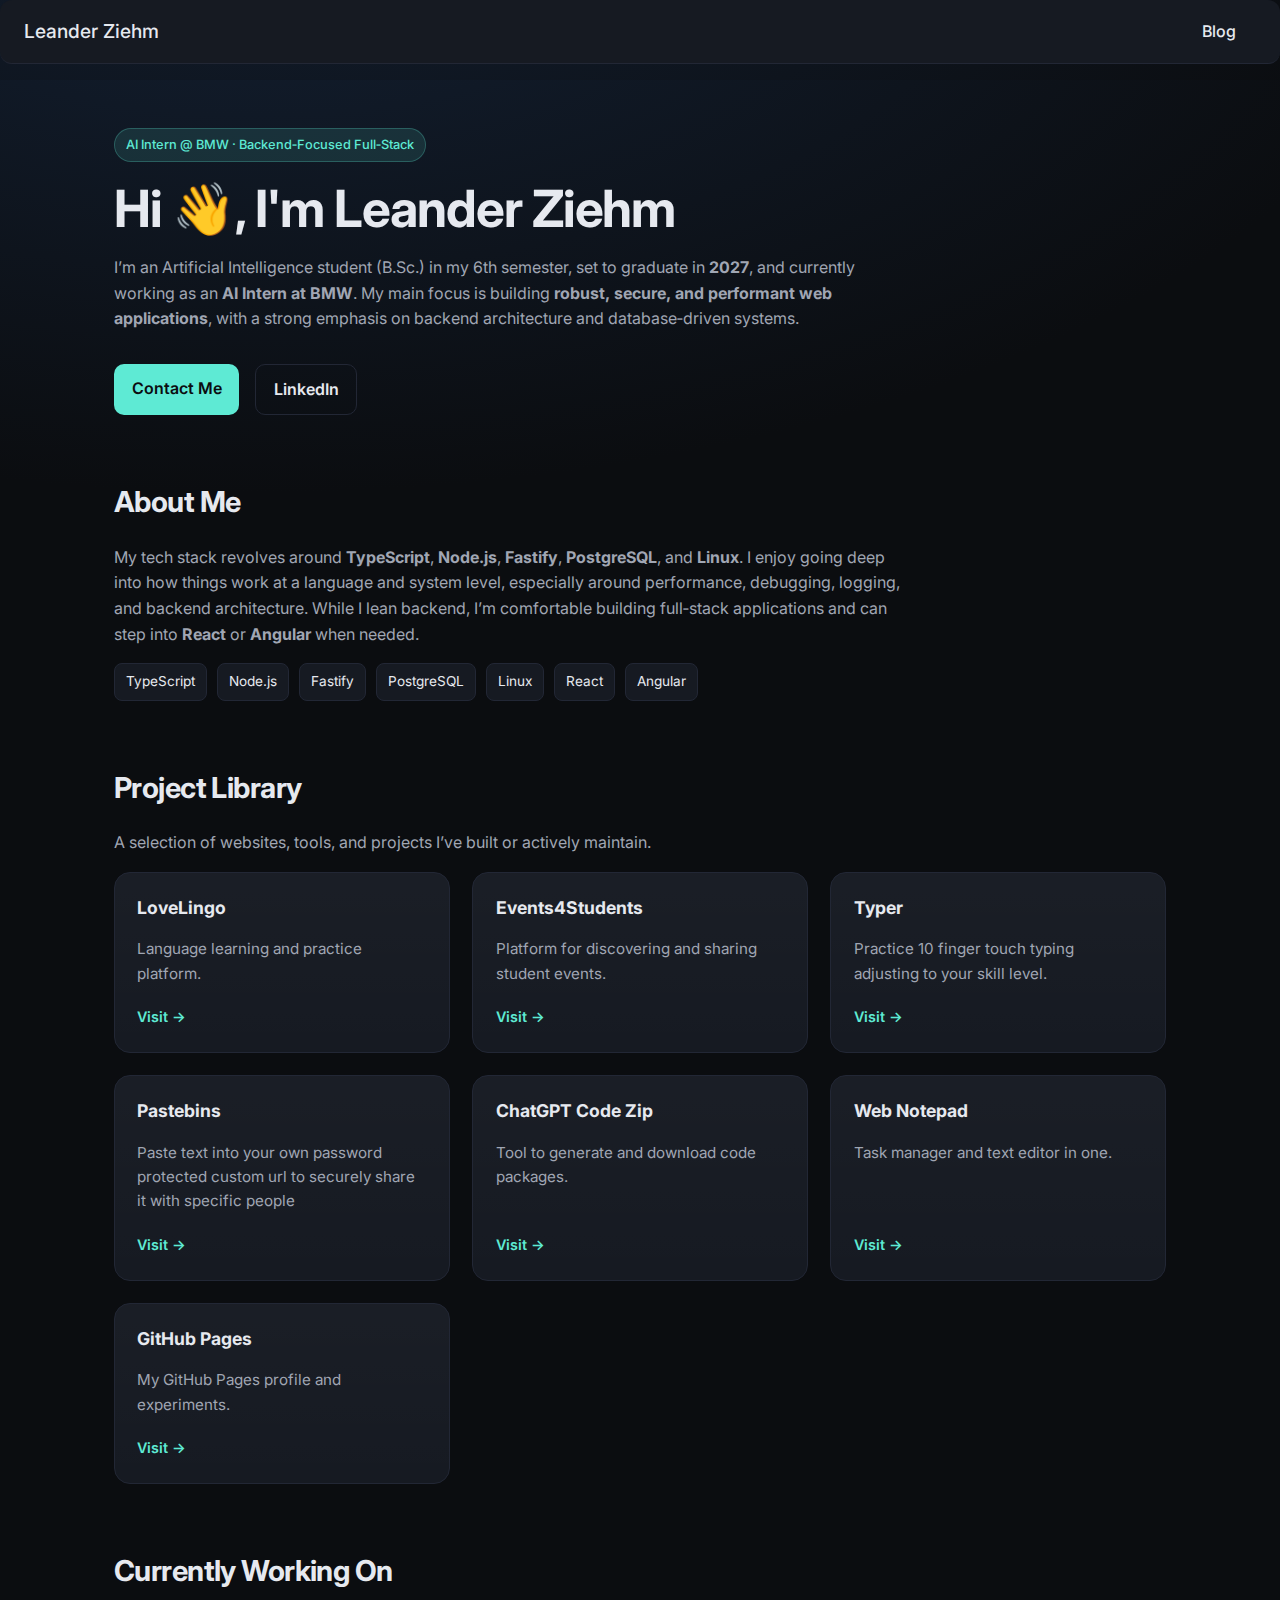
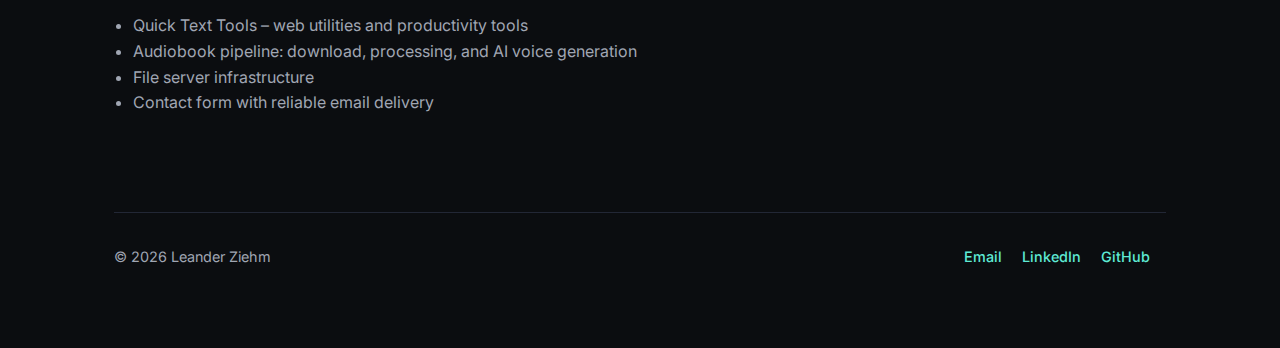
<file: index.html>
<!DOCTYPE html>
<html lang="en">

<head>
  <meta charset="UTF-8" />
  <meta name="viewport" content="width=device-width, initial-scale=1" />
  <title>Leander Ziehm – Personal Page</title>
  <meta name="description"
    content="Leander Ziehm – AI Intern at BMW, AI student, backend-focused full‑stack developer specializing in TypeScript, Node.js, and PostgreSQL." />

  <link rel="preconnect" href="https://fonts.googleapis.com">
  <link rel="preconnect" href="https://fonts.gstatic.com" crossorigin>
  <link href="https://fonts.googleapis.com/css2?family=Inter:wght@300;400;500;600;700;800&display=swap"
    rel="stylesheet">
  <script defer src="https://umami.leanderziehm.com/script.js"
    data-website-id="ad8cf94a-ca19-4fa0-8848-5f248507c376"></script>

  <script>window.$zoho=window.$zoho || {};$zoho.salesiq=$zoho.salesiq||{ready:function(){}}</script><script id="zsiqscript" src="https://salesiq.zohopublic.eu/widget?wc=siqd6dbcb09bc986c7c1245e17bfde7da66f5ffdc89472d956bc89287bb7b224313" defer></script>

  <style>
    :root {
      --bg: #0b0d10;
      --bg-soft: #12151b;
      --card: #161a22;
      --text: #e6e9ef;
      --muted: #a0a6b3;
      --accent: #5eead4;
      --accent-strong: #2dd4bf;
      --border: #222735;
    }

    * {
      box-sizing: border-box;
    }

    html,
    body {
      margin: 0;
      padding: 0;
      font-family: 'Inter', system-ui, -apple-system, BlinkMacSystemFont, sans-serif;
      background: radial-gradient(1200px 600px at 20% -10%, #132033, transparent), var(--bg);
      color: var(--text);
      line-height: 1.6;
    }

    a {
      color: var(--accent);
      text-decoration: none;
    }

    a:hover {
      color: var(--accent-strong);
    }

    .container {
      max-width: 1100px;
      margin: 0 auto;
      padding: 3rem 1.5rem 5rem;
    }

    header {
      margin-bottom: 4rem;
    }

    .badge {
      display: inline-block;
      padding: 0.35rem 0.7rem;
      border-radius: 999px;
      font-size: 0.8rem;
      font-weight: 500;
      background: rgba(94, 234, 212, 0.12);
      color: var(--accent);
      border: 1px solid rgba(94, 234, 212, 0.25);
    }

    h1 {
      font-size: clamp(2.2rem, 4vw, 3.2rem);
      line-height: 1.2;
      margin: 1rem 0 1rem;
      letter-spacing: -0.02em;
    }

    h2 {
      font-size: 1.8rem;
      margin-bottom: 1.2rem;
      letter-spacing: -0.02em;
    }

    h3 {
      margin: 0 0 0.4rem;
      font-size: 1.1rem;
    }

    p {
      color: var(--muted);
      max-width: 800px;
    }

    .hero-actions {
      margin-top: 2rem;
      display: flex;
      gap: 1rem;
      flex-wrap: wrap;
    }

    .button {
      padding: 0.75rem 1.1rem;
      border-radius: 10px;
      background: var(--accent);
      color: #0b0d10;
      font-weight: 600;
      border: none;
    }

    .button.secondary {
      background: transparent;
      color: var(--text);
      border: 1px solid var(--border);
    }

    .button:hover {
      transform: translateY(-1px);
      box-shadow: 0 6px 20px rgba(0, 0, 0, 0.35);
    }

    section {
      margin-top: 4rem;
    }

    .stack {
      display: flex;
      flex-wrap: wrap;
      gap: 0.6rem;
      margin-top: 1rem;
    }

    .stack span {
      padding: 0.45rem 0.7rem;
      background: var(--card);
      border: 1px solid var(--border);
      border-radius: 8px;
      font-size: 0.85rem;
      color: var(--text);
    }

    .grid {
      display: grid;
      grid-template-columns: repeat(auto-fit, minmax(260px, 1fr));
      gap: 1.4rem;
    }

    .card {
      background: linear-gradient(180deg, rgba(255, 255, 255, 0.02), rgba(255, 255, 255, 0)), var(--card);
      border: 1px solid var(--border);
      border-radius: 16px;
      padding: 1.3rem 1.4rem 1.5rem;
      display: flex;
      flex-direction: column;
      justify-content: space-between;
      transition: transform 0.15s ease, border-color 0.15s ease;
    }

    .card:hover {
      transform: translateY(-3px);
      border-color: rgba(94, 234, 212, 0.4);
    }

    .card p {
      font-size: 0.95rem;
      margin-bottom: 1.2rem;
    }

    .card a {
      font-weight: 600;
      font-size: 0.9rem;
      align-self: flex-start;
    }

    footer {
      margin-top: 6rem;
      padding-top: 2rem;
      border-top: 1px solid var(--border);
      display: flex;
      flex-wrap: wrap;
      gap: 1rem;
      justify-content: space-between;
      color: var(--muted);
      font-size: 0.9rem;
    }

    .links a {
      margin-right: 1rem;
      font-weight: 500;
    }
  </style>
</head>

<body>

  <!-- NAVBAR COMPONENT -->
  <div id="navbar"></div>
  <div class="navbar-spacer"></div>
  <script>
    fetch('/components/navbar.html')
      .then(response => response.text())
      .then(data => {
        document.getElementById('navbar').innerHTML = data;
      });
  </script>
  <!-- NAVBAR COMPONENT -->
  <div class="container">
    <header>
      <span class="badge">AI Intern @ BMW · Backend‑Focused Full‑Stack</span>
      <h1>Hi 👋, I'm Leander Ziehm</h1>
      <p>
        I’m an Artificial Intelligence student (B.Sc.) in my 6th semester, set to graduate in <strong>2027</strong>, and
        currently working as an <strong>AI Intern at BMW</strong>.
        My main focus is building <strong>robust, secure, and performant web applications</strong>, with a strong
        emphasis on backend architecture and database‑driven systems.
      </p>

      <div class="hero-actions">
        <a class="button" href="mailto:hello@leanderziehm.com">Contact Me</a>
        <a class="button secondary" href="https://www.linkedin.com/in/leanderziehm/" target="_blank"
          rel="noopener">LinkedIn</a>
      </div>
    </header>

    <section>
      <h2>About Me</h2>
      <p>
        My tech stack revolves around <strong>TypeScript</strong>, <strong>Node.js</strong>, <strong>Fastify</strong>,
        <strong>PostgreSQL</strong>, and <strong>Linux</strong>.
        I enjoy going deep into how things work at a language and system level, especially around performance,
        debugging, logging, and backend architecture.
        While I lean backend, I’m comfortable building full‑stack applications and can step into <strong>React</strong>
        or <strong>Angular</strong> when needed.
      </p>

      <div class="stack">
        <span>TypeScript</span>
        <span>Node.js</span>
        <span>Fastify</span>
        <span>PostgreSQL</span>
        <span>Linux</span>
        <span>React</span>
        <span>Angular</span>
      </div>
    </section>

    <section>
      <h2>Project Library</h2>
      <p>
        A selection of websites, tools, and projects I’ve built or actively maintain.
      </p>

      <div class="grid" id="projects-grid"></div>
    </section>

    <section>
      <h2>Currently Working On</h2>
      <ul style="color: var(--muted); max-width: 800px; padding-left: 1.2rem;">
        <li>Quick Text Tools – web utilities and productivity tools</li>
        <li>Audiobook pipeline: download, processing, and AI voice generation</li>
        <li>File server infrastructure</li>
        <li>Contact form with reliable email delivery</li>
      </ul>
    </section>

    <footer>
      <div>
        © <span id="year"></span> Leander Ziehm
      </div>
      <div class="links">
        <a href="mailto:hello@leanderziehm.com">Email</a>
        <a href="https://www.linkedin.com/in/leanderziehm/" target="_blank" rel="noopener">LinkedIn</a>
        <a href="https://github.com/leanderziehm" target="_blank" rel="noopener">GitHub</a>
      </div>
    </footer>
  </div>

  <script>
    const projects = [

      {
        title: "LoveLingo",
        description: "Language learning and practice platform.",
        url: "https://lovelingo.leanderziehm.com",
      },
      {
        title: "Events4Students",
        description: "Platform for discovering and sharing student events.",
        url: "https://events4students.github.io",
      },


      {
        title: "Typer",
        description: "Practice 10 finger touch typing adjusting to your skill level.",
        url: "https://typer.leanderziehm.com",
      },

      {
        title: "Pastebins",
        description: "Paste text into your own password protected custom url to securely share it with specific people",
        url: "https://pastebins.leanderziehm.com/",
      },
      {
        title: "ChatGPT Code Zip",
        description: "Tool to generate and download code packages.",
        url: "https://chatgpt-code-zip.leanderziehm.com",
      },
      {
        title: "Web Notepad",
        description: "Task manager and text editor in one.",
        url: "https://notes.leanderziehm.com/",
      },

      {
        title: "GitHub Pages",
        description: "My GitHub Pages profile and experiments.",
        url: "https://leanderziehm.github.io/",
      },

    ];


    const archive = [

      {
        title: "tandemexchange.de",
        description: "Language Learning Web APP",
        url: "https://www.tandemexchange.de/",
      },
      {
        title: "speaktext.co",
        description: "Text-to-speech web app, create audio books with ease.",
        url: "https://speaktext.co",
      },
      {
        title: "TTS",
        description: "Text-to-speech service.",
        url: "https://tts.leanderziehm.com",
      },

      {
        title: "Bookmarks",
        description: "Bookmark manager and viewer.",
        url: "https://bookmarks.leanderziehm.com",
      },
      {
        title: "PDF",
        description: "PDF processing web app.",
        url: "https://pdf.leanderziehm.com",
      },
      {
        title: "Bayern Hackathon",
        description: "PDF chat and form filler tool.",
        url: "https://bayern-hackathon-ai-form.leanderziehm.com",
      },
      {
        title: "LLMano",
        description: "LLM anonymization recommender",
        url: "https://llmano.leanderziehm.com",
      },

    ]

    const grid = document.getElementById('projects-grid');

    for (const project of projects) {
      const card = document.createElement('div');
      card.className = 'card';

      card.innerHTML = `
        <div>
          <h3>${project.title}</h3>
          <p>${project.description}</p>
        </div>
        <a href="${project.url}" target="_blank" rel="noopener">Visit →</a>
      `;

      grid.appendChild(card);
    }

    document.getElementById('year').textContent = new Date().getFullYear();
  </script>
</body>

</html>
</file>
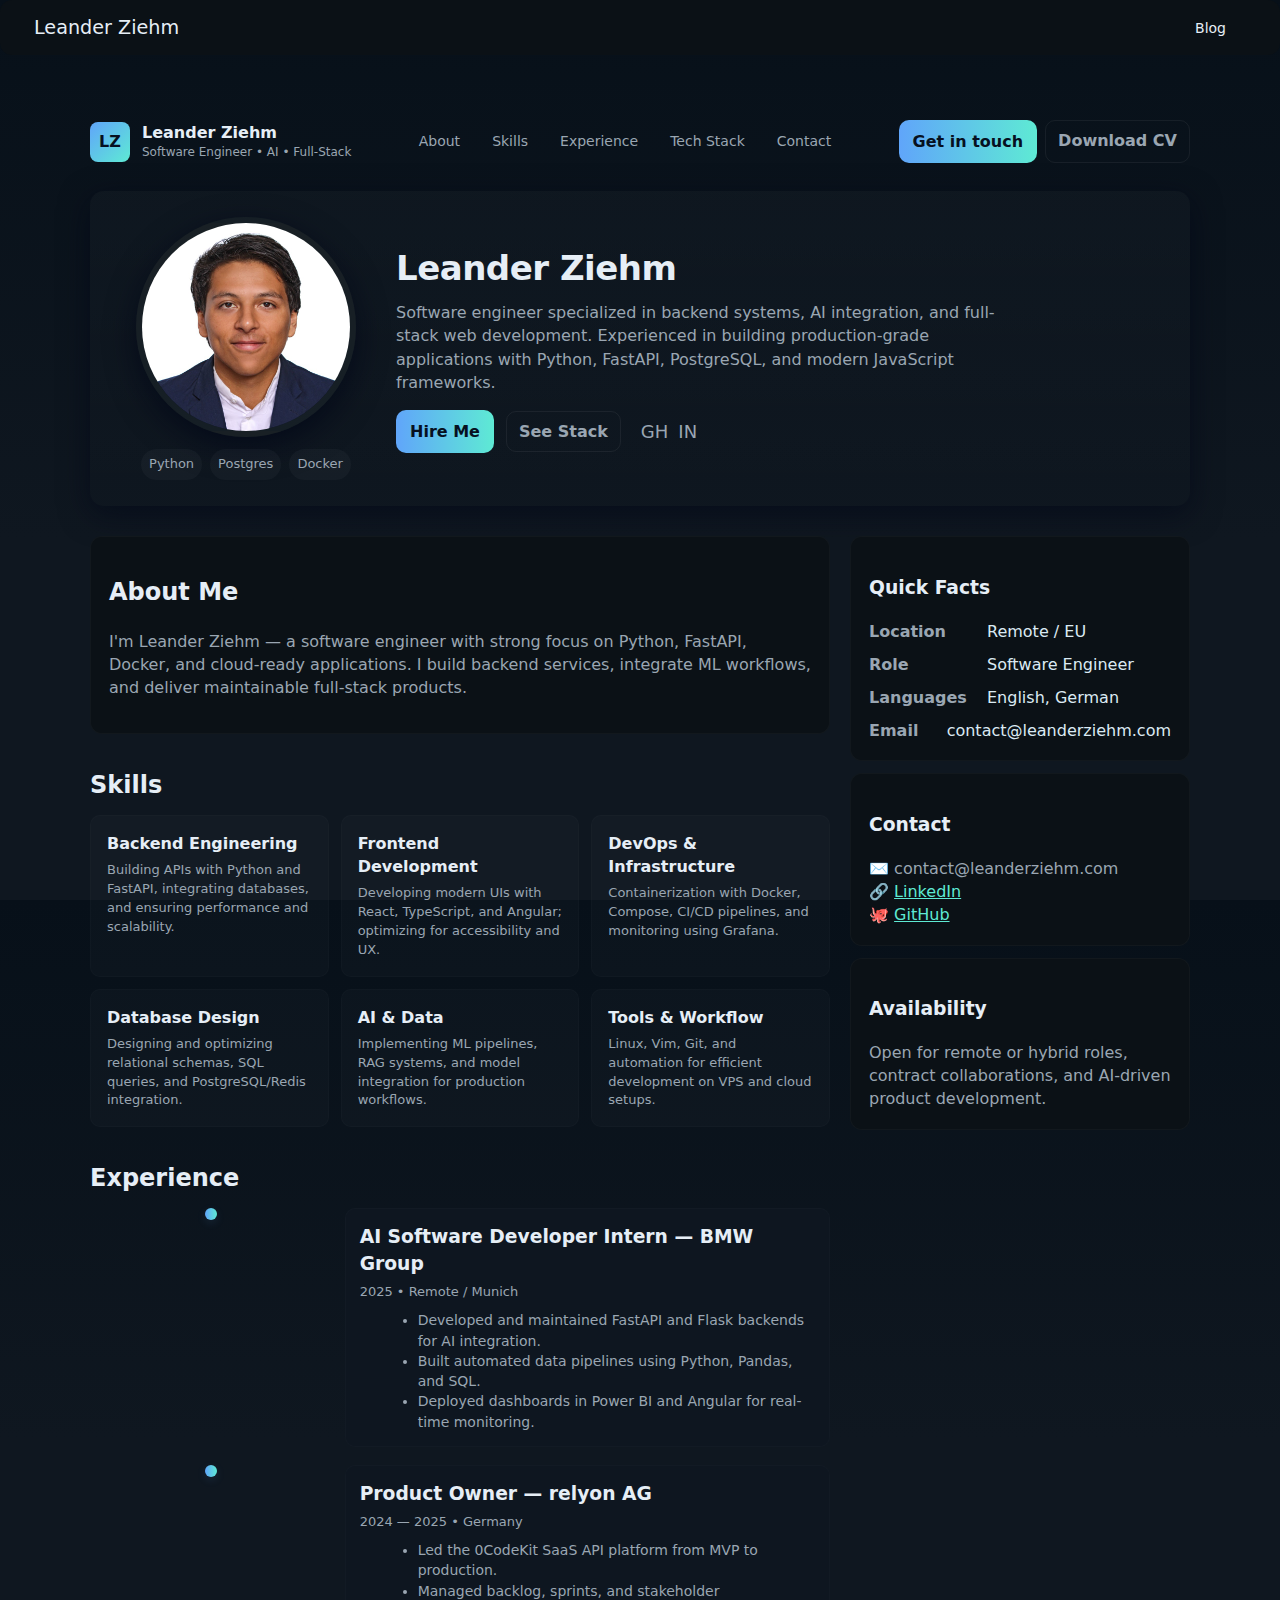
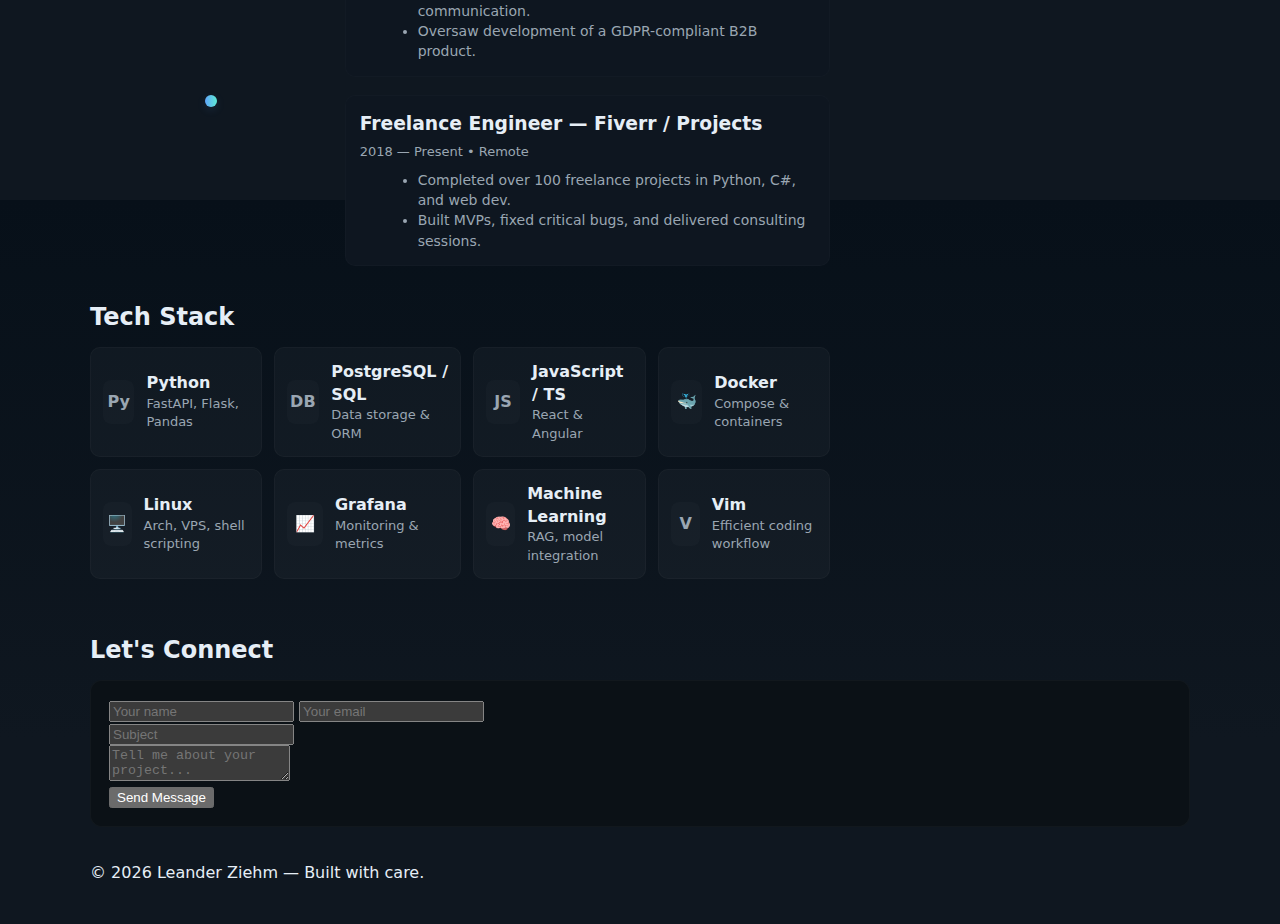
<file: cv.html>
<!doctype html>
<html lang="en">

<head>
  <meta charset="utf-8" />
  <meta name="viewport" content="width=device-width,initial-scale=1" />
  <title>Leander Ziehm — Portfolio</title>
  <meta name="description"
    content="Leander Ziehm — Software Engineer specializing in Python, FastAPI, Docker, PostgreSQL, JavaScript, TypeScript, React, Angular, and Linux." />
  <link rel="icon" href="data:;base64,iVBORw0KGgo=">
  <script defer src="https://umami.leanderziehm.com/script.js"
    data-website-id="ad8cf94a-ca19-4fa0-8848-5f248507c376"></script>

  <style>
    :root {
      --bg: #0f1720;
      --panel: #0e1620;
      --muted: #9aa6b2;
      --accent: #5eead4;
      --accent-2: #60a5fa;
      --card: #0b1116;
      --glass: rgba(255, 255, 255, 0.03);
      --glass-2: rgba(255, 255, 255, 0.02);
      --radius: 14px;
      --maxw: 1100px;
      --gap: 20px;
      font-family: Inter, ui-sans-serif, system-ui, -apple-system, "Segoe UI", Roboto, "Helvetica Neue", Arial;
      color-scheme: dark;
    }

    * {
      box-sizing: border-box
    }

    html,
    body {
      height: 100%
    }

    body {
      margin: 0;
      background: linear-gradient(180deg, #071019 0%, var(--bg) 60%);
      color: #e6eef6;
      -webkit-font-smoothing: antialiased;
      -moz-osx-font-smoothing: grayscale;
    }
    .container-container{
      line-height: 1.45;
      padding: 40px 16px;
      display: flex;
      justify-content: center;
    }

    .wrap {
      width: 100%;
      max-width: var(--maxw)
    }

    header {
      display: flex;
      justify-content: space-between;
      align-items: center;
      gap: 16px;
      margin-bottom: 28px
    }

    .brand {
      display: flex;
      align-items: center;
      gap: 12px;
      text-decoration: none;
      color: inherit
    }

    .brand .logo {
      width: 40px;
      height: 40px;
      border-radius: 8px;
      background: linear-gradient(135deg, var(--accent-2), var(--accent));
      display: flex;
      align-items: center;
      justify-content: center;
      font-weight: 700;
      color: #061021
    }

    nav {
      display: flex;
      gap: 12px;
      align-items: center
    }

    nav a {
      color: var(--muted);
      text-decoration: none;
      font-size: 14px;
      padding: 8px 10px;
      border-radius: 8px
    }

    nav a:hover {
      color: var(--accent)
    }

    .cta {
      display: flex;
      gap: 8px
    }

    .btn {
      background: linear-gradient(90deg, var(--accent-2), var(--accent));
      color: #061021;
      padding: 10px 14px;
      border-radius: 10px;
      text-decoration: none;
      font-weight: 600
    }

    .btn.ghost {
      background: transparent;
      border: 1px solid rgba(255, 255, 255, 0.06);
      color: var(--muted);
      padding: 8px 12px
    }

    .hero {
      display: grid;
      grid-template-columns: 260px 1fr;
      gap: var(--gap);
      align-items: center;
      background: linear-gradient(180deg, rgba(255, 255, 255, 0.02), transparent);
      padding: 26px;
      border-radius: var(--radius);
      box-shadow: 0 8px 30px rgba(2, 6, 23, 0.6);
      margin-bottom: 30px
    }

    .avatar {
      width: 220px;
      height: 220px;
      border-radius: 50%;
      background: linear-gradient(180deg, #0b1318, #071018);
      display: flex;
      align-items: center;
      justify-content: center;
      border: 6px solid rgba(255, 255, 255, 0.06);
      box-shadow: 0 10px 30px rgba(2, 6, 23, 0.7);
      overflow: hidden
    }

    .avatar img {
      width: 100%;
      height: 100%;
      object-fit: cover;
      display: block
    }

    .profile-badges {
      margin-top: 12px;
      display: flex;
      gap: 8px;
      flex-wrap: wrap
    }

    .tag {
      background: var(--glass);
      padding: 6px 8px;
      border-radius: 999px;
      color: var(--muted);
      font-size: 13px
    }

    .hero-content h1 {
      margin: 0 0 8px 0;
      font-size: 34px;
      letter-spacing: -0.5px
    }

    .hero-content .lead {
      color: var(--muted);
      max-width: 60ch;
      margin-bottom: 16px
    }

    .hero-actions {
      display: flex;
      gap: 12px;
      align-items: center
    }

    .socials {
      display: flex;
      gap: 10px;
      margin-left: 8px
    }

    .socials a {
      color: var(--muted);
      text-decoration: none;
      font-size: 18px
    }

    .socials a:hover {
      color: var(--accent)
    }

    section {
      margin-bottom: 34px
    }

    .container {
      display: grid;
      grid-template-columns: 1fr 340px;
      gap: var(--gap);
      align-items: start
    }

    .card {
      background: var(--card);
      padding: 18px;
      border-radius: 12px;
      border: 1px solid rgba(255, 255, 255, 0.03)
    }

    .about p {
      color: var(--muted);
      margin-top: 8px
    }

    .quickfacts {
      display: flex;
      flex-direction: column;
      gap: 10px
    }

    .fact {
      display: flex;
      gap: 8px;
      align-items: flex-start
    }

    .fact b {
      display: block;
      width: 110px;
      color: var(--muted);
      font-weight: 600
    }

    .fact span {
      color: #dbeaf3
    }

    .skills-grid {
      display: grid;
      grid-template-columns: repeat(3, 1fr);
      gap: 12px
    }

    .skill {
      background: var(--glass-2);
      padding: 16px;
      border-radius: 10px;
      border: 1px solid rgba(255, 255, 255, 0.02);
      min-height: 90px
    }

    .skill h4 {
      margin: 0 0 6px 0
    }

    .skill p {
      margin: 0;
      color: var(--muted);
      font-size: 13px
    }

    .timeline {
      display: flex;
      flex-direction: column;
      gap: 18px
    }

    .timeline-item {
      display: grid;
      grid-template-columns: 1fr 2fr;
      gap: 12px;
      align-items: start
    }

    .timeline-marker {
      display: flex;
      flex-direction: column;
      align-items: center;
      gap: 8px
    }

    .dot {
      width: 12px;
      height: 12px;
      border-radius: 50%;
      background: linear-gradient(90deg, var(--accent-2), var(--accent));
      box-shadow: 0 3px 10px rgba(96, 165, 250, 0.12)
    }

    .line {
      width: 2px;
      background: rgba(255, 255, 255, 0.03);
      flex: 1
    }

    .job {
      background: var(--panel);
      padding: 14px;
      border-radius: 10px;
      border: 1px solid rgba(255, 255, 255, 0.02)
    }

    .job h3 {
      margin: 0 0 6px 0
    }

    .job .meta {
      color: var(--muted);
      font-size: 13px;
      margin-bottom: 8px
    }

    .job ul {
      margin: 6px 0 0 18px;
      color: var(--muted);
      font-size: 14px
    }

    .tech-grid {
      display: grid;
      grid-template-columns: repeat(4, 1fr);
      gap: 12px
    }

    .tech {
      background: var(--glass);
      padding: 12px;
      border-radius: 10px;
      display: flex;
      align-items: center;
      gap: 12px
    }

    .tech .icon {
      width: 44px;
      height: 44px;
      border-radius: 8px;
      background: rgba(255, 255, 255, 0.02);
      display: flex;
      align-items: center;
      justify-content: center;
      font-weight: 700;
      color: var(--muted)
    }

    .tech small {
      display: block;
      color: var(--muted);
      font-size: 13px
    }

    @media(max-width:980px) {
      .container {
        grid-template-columns: 1fr
      }

      .hero {
        grid-template-columns: 1fr;
        text-align: center
      }

      .avatar {
        margin: 0 auto
      }

      .hero-content {
        padding-top: 8px
      }

      .skills-grid {
        grid-template-columns: repeat(2, 1fr)
      }

      .tech-grid {
        grid-template-columns: repeat(3, 1fr)
      }
    }

    @media(max-width:560px) {
      .skills-grid {
        grid-template-columns: 1fr
      }

      .tech-grid {
        grid-template-columns: repeat(2, 1fr)
      }

      header {
        flex-direction: column;
        align-items: flex-start;
        gap: 12px
      }
    }
  </style>
</head>

<body>
  <!-- NAVBAR COMPONENT -->
  <div id="navbar"></div>
  <div class="navbar-spacer"></div>
  <script>
    fetch('/components/navbar.html')
      .then(response => response.text())
      .then(data => {
        document.getElementById('navbar').innerHTML = data;
      });
  </script>
  <!-- NAVBAR COMPONENT -->

  <div class="container-container">
  <div class="wrap">

    <header>
      <a class="brand" href="#">
        <div class="logo">LZ</div>
        <div>
          <div style="font-weight:700">Leander Ziehm</div>
          <div style="font-size:12px;color:var(--muted)">Software Engineer • AI • Full-Stack</div>
        </div>
      </a>

      <nav>
        <a href="#about">About</a>
        <a href="#skills">Skills</a>
        <a href="#experience">Experience</a>
        <a href="#tech">Tech Stack</a>
        <a href="#contact">Contact</a>
      </nav>

      <div class="cta">
        <a class="btn" href="#contact">Get in touch</a>
        <a class="btn ghost" href="#" id="downloadResume">Download CV</a>
      </div>
    </header>

    <section class="hero" aria-label="Hero">
      <div style="display:flex;flex-direction:column;align-items:center;">
        <div class="avatar"><img src="./static/me.jpeg" alt="Leander Ziehm photo" /></div>
        <div class="profile-badges">
          <span class="tag">Python</span>
          <span class="tag">Postgres</span>
          <span class="tag">Docker</span>
        </div>
      </div>

      <div class="hero-content">
        <h1>Leander Ziehm</h1>
        <div class="lead">
          Software engineer specialized in backend systems, AI integration, and full-stack web development.
          Experienced in building production-grade applications with Python, FastAPI, PostgreSQL, and modern JavaScript
          frameworks.
        </div>
        <div class="hero-actions">
          <a class="btn" href="#contact">Hire Me</a>
          <a class="btn ghost" href="#tech">See Stack</a>
          <div class="socials">
            <a href="https://github.com/leanderziehm" title="GitHub">GH</a>
            <a href="https://www.linkedin.com/in/leanderziehm/" title="LinkedIn">IN</a>
          </div>
        </div>
      </div>
    </section>

    <div class="container">
      <main>
        <section id="about" class="card about">
          <h2>About Me</h2>
          <p>
            I'm Leander Ziehm — a software engineer with strong focus on Python, FastAPI, Docker, and cloud-ready
            applications.
            I build backend services, integrate ML workflows, and deliver maintainable full-stack products.
          </p>
        </section>

        <section id="skills">
          <h2 style="margin-bottom:12px">Skills</h2>
          <div class="skills-grid">
            <div class="skill card">
              <h4>Backend Engineering</h4>
              <p>Building APIs with Python and FastAPI, integrating databases, and ensuring performance and scalability.
              </p>
            </div>
            <div class="skill card">
              <h4>Frontend Development</h4>
              <p>Developing modern UIs with React, TypeScript, and Angular; optimizing for accessibility and UX.</p>
            </div>
            <div class="skill card">
              <h4>DevOps & Infrastructure</h4>
              <p>Containerization with Docker, Compose, CI/CD pipelines, and monitoring using Grafana.</p>
            </div>
            <div class="skill card">
              <h4>Database Design</h4>
              <p>Designing and optimizing relational schemas, SQL queries, and PostgreSQL/Redis integration.</p>
            </div>
            <div class="skill card">
              <h4>AI & Data</h4>
              <p>Implementing ML pipelines, RAG systems, and model integration for production workflows.</p>
            </div>
            <div class="skill card">
              <h4>Tools & Workflow</h4>
              <p>Linux, Vim, Git, and automation for efficient development on VPS and cloud setups.</p>
            </div>
          </div>
        </section>

        <section id="experience">
          <h2 style="margin-bottom:12px">Experience</h2>
          <div class="timeline">
            <div class="timeline-item">
              <div class="timeline-marker">
                <div class="dot"></div>
                <div class="line" style="height:60px"></div>
              </div>
              <div class="job card">
                <h3>AI Software Developer Intern — BMW Group</h3>
                <div class="meta">2025 • Remote / Munich</div>
                <ul>
                  <li>Developed and maintained FastAPI and Flask backends for AI integration.</li>
                  <li>Built automated data pipelines using Python, Pandas, and SQL.</li>
                  <li>Deployed dashboards in Power BI and Angular for real-time monitoring.</li>
                </ul>
              </div>
            </div>

            <div class="timeline-item">
              <div class="timeline-marker">
                <div class="dot"></div>
                <div class="line" style="height:60px"></div>
              </div>
              <div class="job card">
                <h3>Product Owner — relyon AG</h3>
                <div class="meta">2024 — 2025 • Germany</div>
                <ul>
                  <li>Led the 0CodeKit SaaS API platform from MVP to production.</li>
                  <li>Managed backlog, sprints, and stakeholder communication.</li>
                  <li>Oversaw development of a GDPR-compliant B2B product.</li>
                </ul>
              </div>
            </div>

            <div class="timeline-item">
              <div class="timeline-marker">
                <div class="dot"></div>
                <div class="line" style="height:1px"></div>
              </div>
              <div class="job card">
                <h3>Freelance Engineer — Fiverr / Projects</h3>
                <div class="meta">2018 — Present • Remote</div>
                <ul>
                  <li>Completed over 100 freelance projects in Python, C#, and web dev.</li>
                  <li>Built MVPs, fixed critical bugs, and delivered consulting sessions.</li>
                </ul>
              </div>
            </div>
          </div>
        </section>

        <section id="tech">
          <h2 style="margin-bottom:12px">Tech Stack</h2>
          <div class="tech-grid">
            <div class="tech card">
              <div class="icon">Py</div>
              <div><strong>Python</strong><small>FastAPI, Flask, Pandas</small></div>
            </div>
            <div class="tech card">
              <div class="icon">DB</div>
              <div><strong>PostgreSQL / SQL</strong><small>Data storage & ORM</small></div>
            </div>
            <div class="tech card">
              <div class="icon">JS</div>
              <div><strong>JavaScript / TS</strong><small>React & Angular</small></div>
            </div>
            <div class="tech card">
              <div class="icon">🐳</div>
              <div><strong>Docker</strong><small>Compose & containers</small></div>
            </div>
            <div class="tech card">
              <div class="icon">🖥️</div>
              <div><strong>Linux</strong><small>Arch, VPS, shell scripting</small></div>
            </div>
            <div class="tech card">
              <div class="icon">📈</div>
              <div><strong>Grafana</strong><small>Monitoring & metrics</small></div>
            </div>
            <div class="tech card">
              <div class="icon">🧠</div>
              <div><strong>Machine Learning</strong><small>RAG, model integration</small></div>
            </div>
            <div class="tech card">
              <div class="icon">V</div>
              <div><strong>Vim</strong><small>Efficient coding workflow</small></div>
            </div>
          </div>
        </section>
      </main>

      <aside style="display:flex;flex-direction:column;gap:12px;">
        <div class="card">
          <h3>Quick Facts</h3>
          <div class="quickfacts" style="margin-top:10px">
            <div class="fact"><b>Location</b><span>Remote / EU</span></div>
            <div class="fact"><b>Role</b><span>Software Engineer</span></div>
            <div class="fact"><b>Languages</b><span>English, German</span></div>
            <div class="fact"><b>Email</b><span>contact@leanderziehm.com</span></div>
          </div>
        </div>

        <div class="card">
          <h3>Contact</h3>
          <div style="margin-top:8px">
            <div class="ci-row"><strong style="width:40px">✉️</strong> <span
                style="color:var(--muted)">contact@leanderziehm.com</span></div>
            <div class="ci-row"><strong style="width:40px">🔗</strong> <a
                href="https://www.linkedin.com/in/leanderziehm/" style="color:var(--accent)">LinkedIn</a></div>
            <div class="ci-row"><strong style="width:40px">🐙</strong> <a href="https://github.com/leander-ziehm"
                style="color:var(--accent)">GitHub</a></div>
          </div>
        </div>

        <div class="card">
          <h3>Availability</h3>
          <p style="color:var(--muted);margin:8px 0 0 0">Open for remote or hybrid roles, contract collaborations, and
            AI-driven product development.</p>
        </div>
      </aside>
    </div>

    <section id="contact" style="margin-top:18px">
      <h2 style="margin-bottom:12px">Let's Connect</h2>
      <form class="card contact" id="contactForm" onsubmit="handleSubmit(event)">
        <div class="form-row">
          <input type="text" name="name" placeholder="Your name" required />
          <input type="email" name="email" placeholder="Your email" required />
        </div>
        <div class="form-row">
          <input class="full" type="text" name="subject" placeholder="Subject" />
        </div>
        <div class="form-row">
          <textarea name="message" placeholder="Tell me about your project..." required></textarea>
        </div>
        <div style="display:flex;gap:8px;align-items:center;justify-content:space-between">
          <button class="submit" type="submit">Send Message</button>
          <div style="color:var(--muted);font-size:13px" id="formStatus"></div>
        </div>
      </form>
    </section>

    <footer>
      © <span id="year"></span> Leander Ziehm — Built with care.
    </footer>
  </div>
  </div>
  <script>
    document.getElementById('year').innerText = new Date().getFullYear();
    function handleSubmit(e) {
      e.preventDefault();
      const status = document.getElementById('formStatus');
      status.textContent = 'Sending...';
      setTimeout(() => { status.textContent = 'Message sent (demo).'; e.target.reset(); }, 800);
    }
  </script>
</body>

</html>
</file>
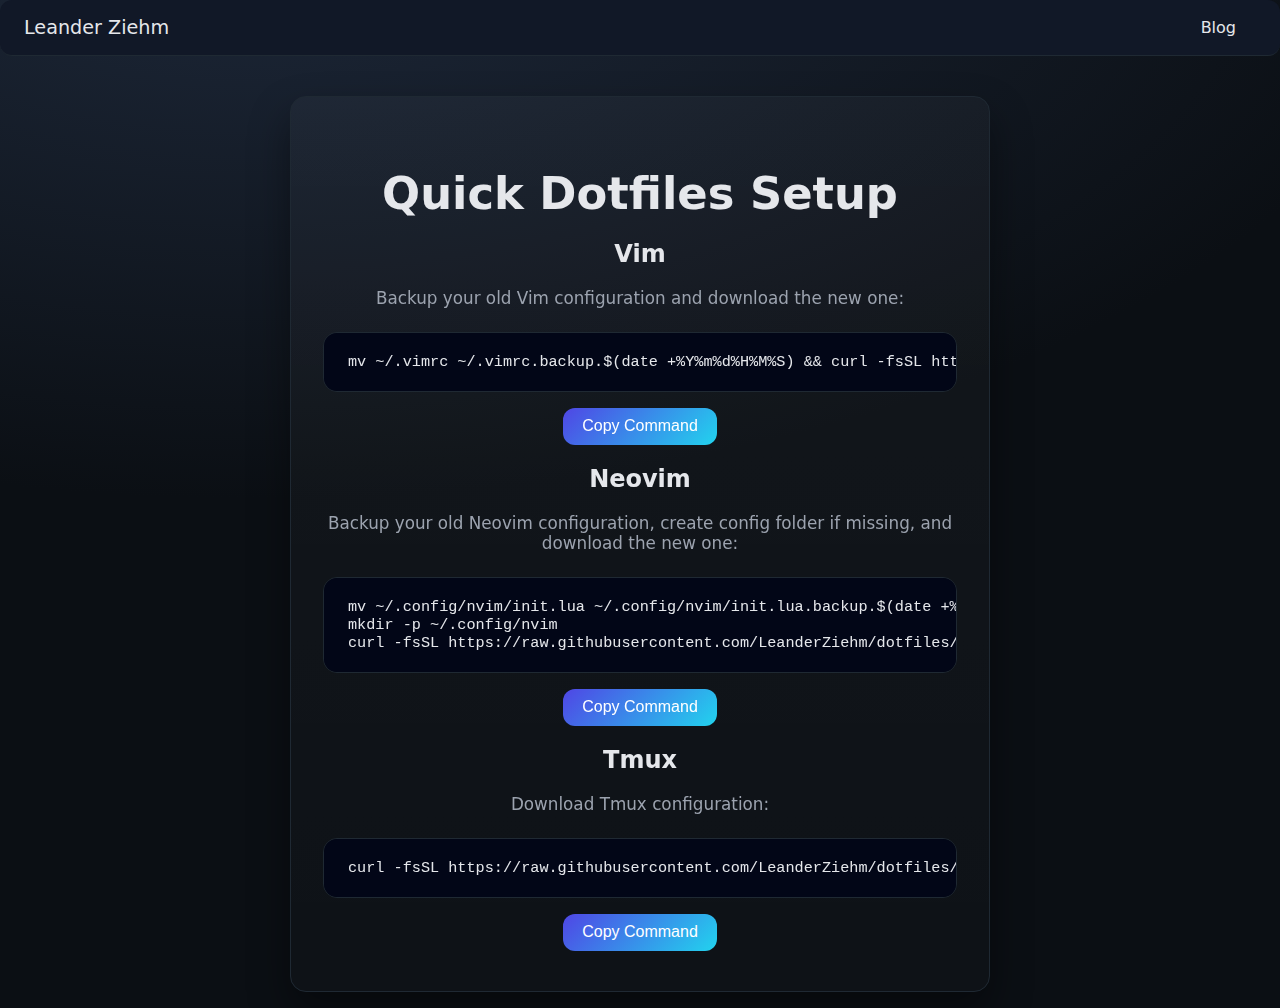
<file: dotfiles.html>
<!DOCTYPE html>
<html lang="en">

<head>
  <meta charset="UTF-8" />
  <meta name="viewport" content="width=device-width, initial-scale=1.0" />
  <title>Quick Dotfiles Setup</title>
  <script defer src="https://umami.leanderziehm.com/script.js"
    data-website-id="ad8cf94a-ca19-4fa0-8848-5f248507c376"></script>

  <style>
    :root {
      --bg: #0b0f14;
      --card: #111827;
      --accent: #4f46e5;
      --accent-2: #22d3ee;
      --text: #e5e7eb;
      --muted: #9ca3af;
      --border: #1f2933;
      --radius: 16px;
    }

    * {
      box-sizing: border-box;
    }

    body {
      margin: 0;
      font-family: system-ui, -apple-system, BlinkMacSystemFont, "Segoe UI", sans-serif;
      background: radial-gradient(1200px 600px at 20% -10%, #1e293b, transparent), var(--bg);
      color: var(--text);
    }

    .container-container {
      display: flex;
      justify-content: center;
      align-items: center;
      min-height: 100vh;
      padding: 1rem;
    }

    .container {
      background: linear-gradient(180deg, rgba(255, 255, 255, 0.03), rgba(255, 255, 255, 0.01));
      border: 1px solid var(--border);
      border-radius: var(--radius);
      padding: 2.5rem 2rem;
      max-width: 700px;
      width: 100%;
      text-align: center;
      box-shadow: 0 20px 40px rgba(0, 0, 0, 0.4);
    }

    h1 {
      font-size: clamp(2rem, 4vw, 2.8rem);
      margin-bottom: 0.5rem;
    }

    p {
      color: var(--muted);
      font-size: 1.05rem;
      margin-bottom: 1.5rem;
    }

    pre {
      background: #020617;
      padding: 1.25rem 1.5rem;
      border-radius: 14px;
      overflow-x: auto;
      font-family: ui-monospace, SFMono-Regular, Menlo, Consolas, monospace;
      font-size: 0.95rem;
      margin-bottom: 1rem;
      text-align: left;
      border: 1px solid var(--border);
    }

    button {
      background: linear-gradient(135deg, var(--accent), var(--accent-2));
      border: none;
      color: white;
      padding: 0.6rem 1.2rem;
      border-radius: 12px;
      font-size: 1rem;
      cursor: pointer;
      transition: opacity 0.2s;
    }

    button:hover {
      opacity: 0.9;
    }

    .copied {
      color: var(--accent-2);
      margin-top: 0.5rem;
      font-size: 0.9rem;
      display: none;
    }
  </style>
</head>

<body>

  <!-- NAVBAR COMPONENT -->
  <div id="navbar"></div>
  <div class="navbar-spacer"></div>
  <script>
    fetch('/components/navbar.html')
      .then(response => response.text())
      .then(data => {
        document.getElementById('navbar').innerHTML = data;
      });
  </script>
  <!-- NAVBAR COMPONENT -->


  <div class="container-container">
    <div class="container">



      <h1>Quick Dotfiles Setup</h1>

      <h2>Vim</h2>
      <p>Backup your old Vim configuration and download the new one:</p>
      <pre
        id="vimCmd">mv ~/.vimrc ~/.vimrc.backup.$(date +%Y%m%d%H%M%S) && curl -fsSL https://raw.githubusercontent.com/LeanderZiehm/dotfiles/main/sync/.vimrc -o ~/.vimrc</pre>
      <button onclick="copyCommand('vimCmd')">Copy Command</button>
      <div class="copied" id="vimCopiedMsg">Command copied to clipboard!</div>

      <h2>Neovim</h2>
      <p>Backup your old Neovim configuration, create config folder if missing, and download the new one:</p>
      <pre id="nvimCmd">
mv ~/.config/nvim/init.lua ~/.config/nvim/init.lua.backup.$(date +%Y%m%d%H%M%S)
mkdir -p ~/.config/nvim
curl -fsSL https://raw.githubusercontent.com/LeanderZiehm/dotfiles/refs/heads/main/sync/.config/nvim/init.lua -o ~/.config/nvim/init.lua
</pre>
      <button onclick="copyCommand('nvimCmd')">Copy Command</button>
      <div class="copied" id="nvimCopiedMsg">Command copied to clipboard!</div>

      <h2>Tmux</h2>
      <p>Download Tmux configuration:</p>
      <pre
        id="tmuxCmd">curl -fsSL https://raw.githubusercontent.com/LeanderZiehm/dotfiles/refs/heads/main/sync/.tmux.conf -o ~/.tmux.conf</pre>
      <button onclick="copyCommand('tmuxCmd')">Copy Command</button>
      <div class="copied" id="tmuxCopiedMsg">Command copied to clipboard!</div>


    </div>
  </div>

  <script>
    function copyCommand(id) {
      const cmd = document.getElementById(id);
      navigator.clipboard.writeText(cmd.innerText).then(() => {
        document.getElementById(id.replace('Cmd', 'CopiedMsg')).style.display = 'block';
        setTimeout(() => {
          document.getElementById(id.replace('Cmd', 'CopiedMsg')).style.display = 'none';
        }, 2000);
      });
    }
  </script>

</body>

</html>
</file>
